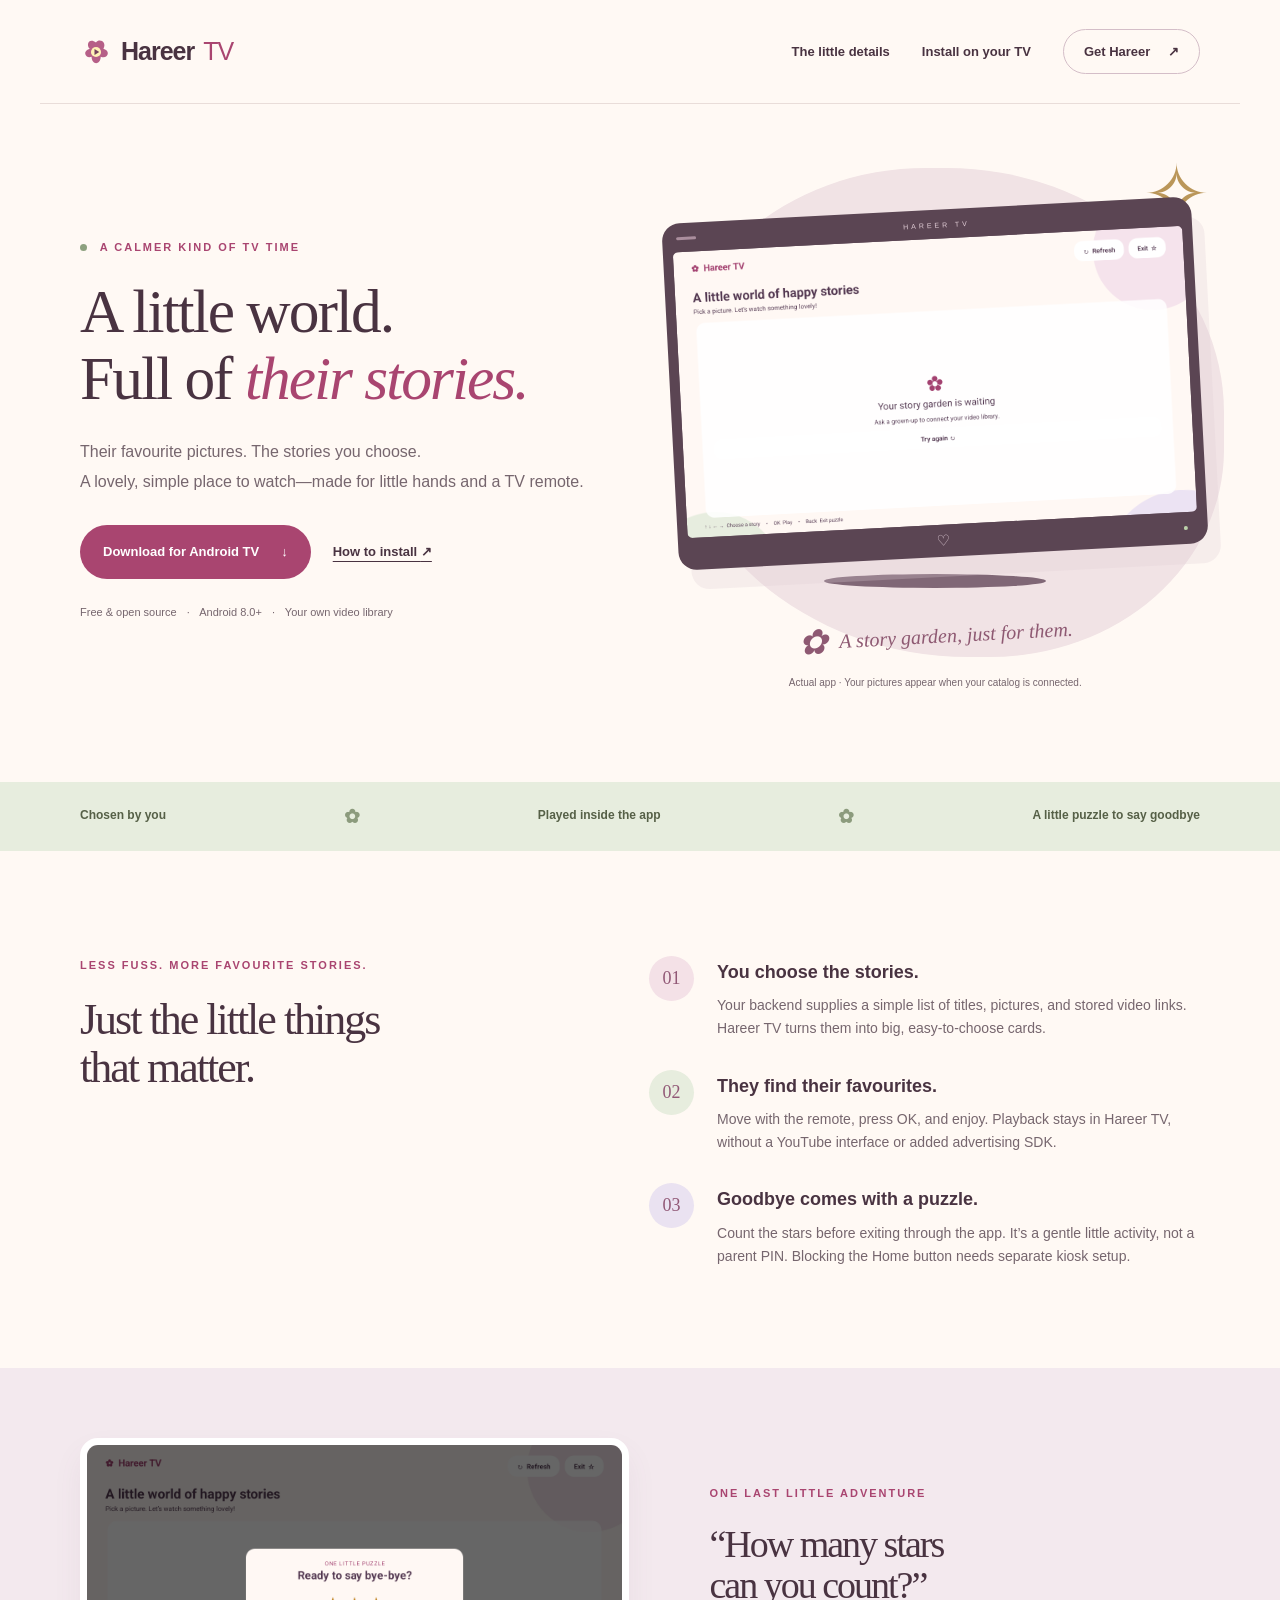
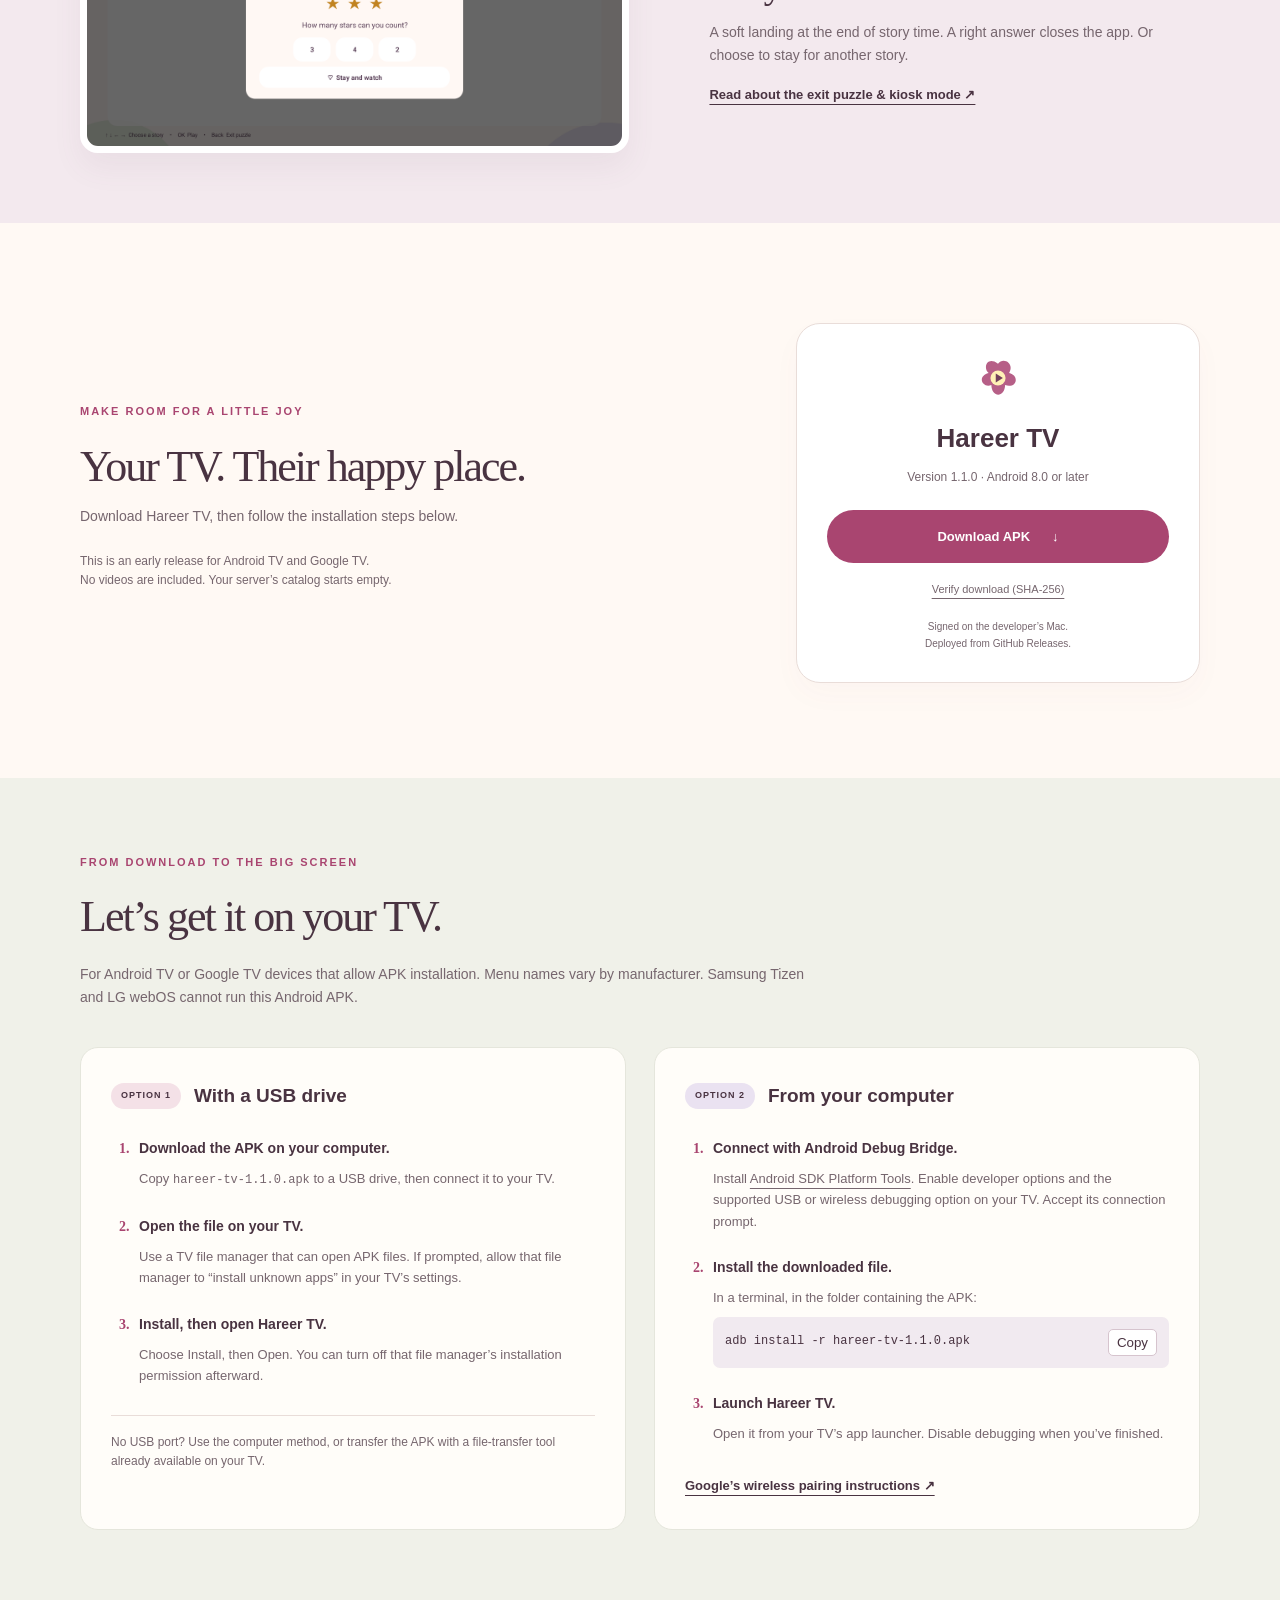
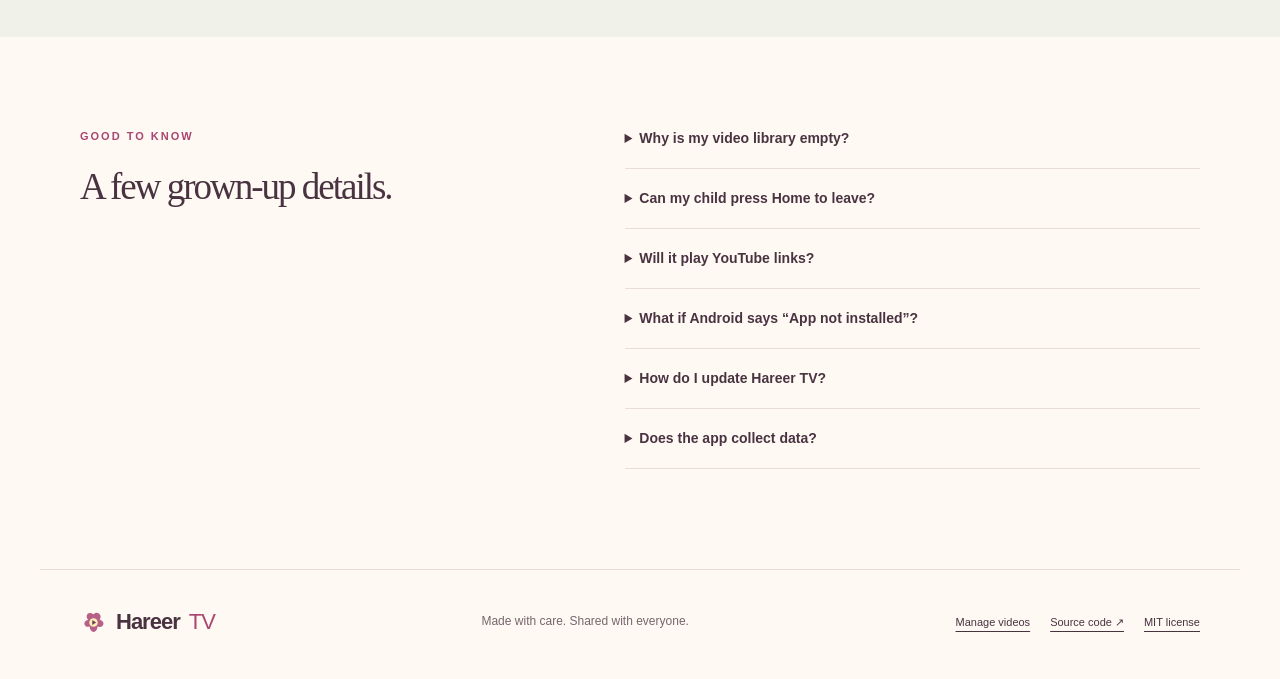
<file: site/index.html>
<!doctype html>
<html lang="en">
<head>
<meta charset="utf-8"><meta name="viewport" content="width=device-width,initial-scale=1">
<meta name="theme-color" content="#fff9f4">
<meta name="description" content="Hareer TV is a simple, open-source Android TV app for your family's hand-picked videos. Download the APK and learn how to install it on your TV.">
<title>Hareer TV — A little world of their own</title>
<link rel="icon" href="assets/flower.svg" type="image/svg+xml"><link rel="stylesheet" href="styles.css">
</head>
<body>
<a class="skip" href="#main">Skip to content</a>
<header class="wrap nav"><a href="#" class="brand"><img src="assets/flower.svg" width="32" height="32" alt="">Hareer <span>TV</span></a><nav aria-label="Main"><a href="#how-it-works">The little details</a><a href="#install">Install on your TV</a><a class="nav-download" href="#download">Get Hareer <span aria-hidden="true">↗</span></a></nav></header>
<main id="main">
<section class="hero wrap">
<div class="hero-copy"><p class="eyebrow"><span class="dot"></span> A calmer kind of TV time</p><h1>A little world.<br>Full of <em>their stories.</em></h1><p class="intro">Their favourite pictures. The stories you choose.<br>A lovely, simple place to watch—made for little hands and a TV remote.</p><div class="hero-actions"><a class="button primary" href="#download">Download for Android TV <span aria-hidden="true">↓</span></a><a class="text-link" href="#install">How to install <span aria-hidden="true">↗</span></a></div><p class="small-note">Free & open source <span>·</span> Android 8.0+ <span>·</span> Your own video library</p></div>
<div class="hero-art"><span class="orbit star" aria-hidden="true">✧</span><div class="tv"><div class="tv-top"><span></span><span>HAREER TV</span><span></span></div><img src="assets/home.png" width="1280" height="720" alt="Hareer TV’s pastel home screen, ready for your video library"><div class="tv-bottom"><span>♡</span><i></i></div></div><div class="tv-foot"></div><div class="art-note"><span aria-hidden="true">✿</span> A story garden, just for them.</div><p class="preview-note">Actual app · Your pictures appear when your catalog is connected.</p></div>
</section>
<div class="ribbon"><div class="wrap"><span>Chosen by you</span><span aria-hidden="true">✿</span><span>Played inside the app</span><span aria-hidden="true">✿</span><span>A little puzzle to say goodbye</span></div></div>
<section id="how-it-works" class="wrap details"><div class="section-heading"><p class="eyebrow">Less fuss. More favourite stories.</p><h2>Just the little things<br>that matter.</h2></div><div class="detail-list"><article><span class="number">01</span><div><h3>You choose the stories.</h3><p>Your backend supplies a simple list of titles, pictures, and stored video links. Hareer TV turns them into big, easy-to-choose cards.</p></div></article><article><span class="number mint">02</span><div><h3>They find their favourites.</h3><p>Move with the remote, press OK, and enjoy. Playback stays in Hareer TV, without a YouTube interface or added advertising SDK.</p></div></article><article><span class="number lavender">03</span><div><h3>Goodbye comes with a puzzle.</h3><p>Count the stars before exiting through the app. It’s a gentle little activity, not a parent PIN. Blocking the Home button needs separate kiosk setup.</p></div></article></div></section>
<section class="puzzle-section"><div class="wrap puzzle-grid"><div class="puzzle-picture"><img src="assets/exit-puzzle.png" width="1280" height="720" alt="The app asks how many stars are shown before letting a child exit" loading="lazy"></div><div><p class="eyebrow">One last little adventure</p><h2>“How many stars<br>can you count?”</h2><p>A soft landing at the end of story time. A right answer closes the app. Or choose to stay for another story.</p><a class="text-link" href="https://github.com/MohammaedAlani/hareer-tv/blob/main/docs/KIOSK.md">Read about the exit puzzle & kiosk mode ↗</a></div></div></section>
<section id="download" class="wrap download-section"><div><p class="eyebrow">Make room for a little joy</p><h2>Your TV. Their happy place.</h2><p>Download Hareer TV, then follow the installation steps below.</p><p class="download-note">This is an early release for Android TV and Google TV.<br>No videos are included. Your server’s catalog starts empty.</p></div><div class="download-card"><img src="assets/flower.svg" width="48" height="48" alt=""><h3>Hareer TV</h3><p>Version <span id="version">1.1.0</span> · Android 8.0 or later</p><a id="apk-download" class="button primary" href="/downloads/hareer-tv-1.1.0.apk">Download APK <span aria-hidden="true">↓</span></a><a class="checksum" href="/downloads/SHA256SUMS.txt">Verify download (SHA-256)</a><p class="file-note">Signed on the developer’s Mac.<br>Deployed from GitHub Releases.</p></div></section>
<section id="install" class="installation"><div class="wrap"><p class="eyebrow">From download to the big screen</p><h2>Let’s get it on your TV.</h2><p class="section-intro">For Android TV or Google TV devices that allow APK installation. Menu names vary by manufacturer. Samsung Tizen and LG webOS cannot run this Android APK.</p><div class="install-grid"><div class="install-steps"><h3><span class="pill">OPTION 1</span> With a USB drive</h3><ol><li><strong>Download the APK on your computer.</strong><p>Copy <code>hareer-tv-1.1.0.apk</code> to a USB drive, then connect it to your TV.</p></li><li><strong>Open the file on your TV.</strong><p>Use a TV file manager that can open APK files. If prompted, allow that file manager to “install unknown apps” in your TV’s settings.</p></li><li><strong>Install, then open Hareer TV.</strong><p>Choose Install, then Open. You can turn off that file manager’s installation permission afterward.</p></li></ol><p class="hint">No USB port? Use the computer method, or transfer the APK with a file-transfer tool already available on your TV.</p></div><div class="install-steps"><h3><span class="pill lavender">OPTION 2</span> From your computer</h3><ol><li><strong>Connect with Android Debug Bridge.</strong><p>Install <a href="https://developer.android.com/tools/releases/platform-tools">Android SDK Platform Tools</a>. Enable developer options and the supported USB or wireless debugging option on your TV. Accept its connection prompt.</p></li><li><strong>Install the downloaded file.</strong><p>In a terminal, in the folder containing the APK:</p><div class="code-block"><code id="install-command">adb install -r hareer-tv-1.1.0.apk</code><button type="button" data-copy="install-command" aria-label="Copy APK installation command">Copy</button></div></li><li><strong>Launch Hareer TV.</strong><p>Open it from your TV’s app launcher. Disable debugging when you’ve finished.</p></li></ol><a class="text-link" href="https://developer.android.com/tools/adb#connect-to-a-device-over-wi-fi">Google’s wireless pairing instructions ↗</a></div></div><p id="copy-status" role="status" aria-live="polite"></p></div></section>
<section class="wrap faq"><div><p class="eyebrow">Good to know</p><h2>A few grown-up details.</h2></div><div><details><summary>Why is my video library empty?</summary><p>The app reads <code>https://tv.nawaa.app/videos.json</code>. A grown-up needs to add titles, images, and video URLs to that backend. Videos are not bundled with the app. See the <a href="https://github.com/MohammaedAlani/hareer-tv/blob/main/docs/DEPLOYMENT.md">backend guide</a> to configure your own library.</p></details><details><summary>Can my child press Home to leave?</summary><p>Yes, unless you separately configure Android lock-task (kiosk) mode on a supported device. The puzzle only controls the app’s exit flow. See the <a href="https://github.com/MohammaedAlani/hareer-tv/blob/main/docs/KIOSK.md">kiosk guide</a>.</p></details><details><summary>Will it play YouTube links?</summary><p>The TV plays stored files. A grown-up can add permitted YouTube links on the admin page; the backend downloads them one at a time and stores them before they appear on the TV.</p></details><details><summary>What if Android says “App not installed”?</summary><p>Check that the device runs Android 8.0 or newer and permits sideloading. If you installed the earlier debug build, its signing key differs from this release: uninstall that test build first, then install this APK. Uninstalling removes local app data; a managed device may need administrator help.</p></details><details><summary>How do I update Hareer TV?</summary><p>From version 1.1.0, choose Update in the TV app, solve the puzzle, and approve the download. Allow Hareer TV to install apps if Android asks, then confirm installation. Older versions need one manual APK installation first.</p></details><details><summary>Does the app collect data?</summary><p>Hareer TV has no account system, analytics, or advertising SDK. Your catalog, image, and video servers receive requests when the app is used. This page loads no third-party analytics or fonts; downloading uses GitHub.</p></details></div></section>
</main>
<footer class="wrap"><a class="brand" href="#"><img src="assets/flower.svg" width="27" height="27" alt="">Hareer <span>TV</span></a><p>Made with care. Shared with everyone.</p><div><a href="/admin">Manage videos</a><a href="https://github.com/MohammaedAlani/hareer-tv">Source code ↗</a><a href="https://github.com/MohammaedAlani/hareer-tv/blob/main/LICENSE">MIT license</a></div></footer>
<script src="app.js" defer></script>
</body></html>
</file>
<file: site/styles.css>
:root{--cream:#fff9f4;--ink:#493341;--muted:#76666e;--rose:#a94570;--blush:#f4e1e7;--mint:#e7edde;--line:#e9ddd9}*{box-sizing:border-box}html{scroll-behavior:smooth;scroll-padding-top:25px}body{margin:0;background:var(--cream);color:var(--ink);font:16px/1.65 -apple-system,BlinkMacSystemFont,"Segoe UI",sans-serif}a{color:inherit;text-underline-offset:5px}a:hover{color:var(--rose)}button,a{-webkit-tap-highlight-color:transparent}a:focus-visible,button:focus-visible,summary:focus-visible{outline:3px solid var(--rose);outline-offset:6px}img{max-width:100%;height:auto}.wrap{max-width:1200px;margin:auto;padding-left:40px;padding-right:40px}.skip{position:absolute;left:20px;top:-100px;background:white;padding:12px;z-index:9}.skip:focus{top:10px}.nav{display:flex;justify-content:space-between;align-items:center;min-height:104px;border-bottom:1px solid var(--line)}.brand{display:inline-flex;align-items:center;gap:9px;font-size:25px;font-weight:750;text-decoration:none;letter-spacing:-1px}.brand span{font-weight:400;color:var(--rose)}nav{display:flex;gap:32px;align-items:center;font-size:13px;font-weight:600}nav a{text-decoration:none}.nav-download{border:1px solid #d4bec8;border-radius:40px;padding:11px 20px}.nav-download span{margin-left:14px}.hero{display:grid;grid-template-columns:1.03fr 1fr;gap:45px;align-items:center;min-height:640px;padding-top:64px;padding-bottom:80px}.eyebrow{text-transform:uppercase;letter-spacing:2px;font-size:11px;font-weight:750;color:var(--rose);margin:0 0 22px}.dot{display:inline-block;width:7px;height:7px;background:#8da17f;border-radius:50%;margin-right:8px}h1,h2{font-family:Georgia,"Times New Roman",serif;font-weight:400;line-height:1.09;letter-spacing:-2px;margin:0}h1{font-size:clamp(46px,4.8vw,66px)}h1 em{font-weight:400;color:var(--rose)}.intro{color:var(--muted);font-size:16px;line-height:1.9;margin:25px 0 28px}.hero-actions{display:flex;gap:22px;align-items:center;flex-wrap:wrap}.button{display:inline-flex;align-items:center;justify-content:center;gap:22px;padding:16px 23px;border-radius:40px;font-size:13px;font-weight:650;text-decoration:none;transition:transform .15s}.button:hover{transform:translateY(-2px)}.primary{background:var(--rose);color:#fff}.primary:hover{background:#91395e;color:#fff}.text-link{font-size:13px;font-weight:600}.small-note{font-size:11px;color:var(--muted);margin-top:24px}.small-note span{padding:0 7px}.hero-art{position:relative;padding-top:42px}.hero-art:before{content:"";position:absolute;z-index:-1;inset:0 -24px 45px 0;background:#f1e3e5;border-radius:48% 52% 44% 56%}.tv{background:#5b4553;border-radius:18px;padding:10px 10px 0;transform:rotate(-3deg);box-shadow:12px 20px 0 #ddc9d344}.tv-top{display:flex;justify-content:space-between;padding:0 4px 7px;font-size:7px;letter-spacing:3px;color:#e3cfd8;align-items:center}.tv-top span:first-child{height:3px;width:20px;background:#aa8e9d;border-radius:9px}.tv>img{display:block;border-radius:5px}.tv-bottom{height:32px;display:flex;align-items:center;justify-content:center;color:#decbd5;font-size:15px;position:relative}.tv-bottom i{height:4px;width:4px;border-radius:100%;background:#bcd1aa;position:absolute;right:10px}.tv-foot{width:42%;height:14px;background:#806776;border-radius:60%;margin:17px auto 0}.art-note{display:flex;justify-content:center;align-items:center;gap:12px;padding-top:28px;font:italic 20px Georgia,serif;color:#8e5972;transform:rotate(-3deg)}.art-note span{font-size:35px}.preview-note{font-size:10px;text-align:center;color:var(--muted);margin-top:18px}.star{position:absolute;right:-10px;top:-20px;font:80px Georgia;color:#ba9659}.ribbon{background:var(--mint);padding:19px 0;font-size:12px;color:#566047;font-weight:600}.ribbon>div{display:flex;justify-content:space-between;gap:15px;align-items:center}.ribbon span[aria-hidden]{font-size:19px;color:#8c9b7d}.details{display:grid;grid-template-columns:1fr 1.15fr;gap:90px;padding-top:105px;padding-bottom:100px}h2{font-size:44px}.detail-list article{display:flex;gap:23px;margin-bottom:29px}.detail-list article:last-child{margin:0}.number{flex:0 0 45px;height:45px;display:grid;place-items:center;background:var(--blush);border-radius:50%;font:18px Georgia;color:#915876}.mint{background:var(--mint)}.lavender{background:#eae2f1!important}h3{font-size:18px;line-height:1.3;margin:5px 0 10px;font-weight:650}.detail-list p{margin:0;font-size:14px;color:var(--muted)}.puzzle-section{background:#f3e9ee;padding:70px 0}.puzzle-grid{display:grid;grid-template-columns:1.12fr 1fr;gap:80px;align-items:center}.puzzle-picture img{display:block;border:7px solid #fff;border-radius:18px;box-shadow:0 15px 30px #71566c12}.puzzle-grid p:not(.eyebrow){font-size:14px;color:var(--muted)}.puzzle-grid h2{font-size:38px}.download-section{padding-top:100px;padding-bottom:95px;display:grid;grid-template-columns:1.2fr .8fr;gap:110px;align-items:center}.download-section p{color:var(--muted);font-size:14px}.download-section .eyebrow{color:var(--rose);font-size:11px}.download-section .download-note{font-size:12px;margin-top:24px}.download-card{border:1px solid var(--line);border-radius:24px;background:white;padding:30px;text-align:center;box-shadow:0 12px 30px #8c587007}.download-card h3{font-size:26px;margin-top:12px}.download-card p{font-size:12px}.download-card .button{display:flex;margin:22px 0 12px}.checksum{font-size:11px;color:var(--muted)}.download-card .file-note{font-size:10px;margin:16px 0 0;line-height:1.7}.installation{background:#f0f1e9;padding:75px 0}.section-intro{max-width:730px;font-size:14px;color:var(--muted);margin:22px 0 38px}.install-grid{display:grid;grid-template-columns:1fr 1fr;gap:28px}.install-steps{background:#fffdf9;border:1px solid #e5e6dc;border-radius:18px;padding:30px}.install-steps h3{display:flex;gap:13px;align-items:center;font-size:19px}.pill{font-size:9px;letter-spacing:1px;padding:7px 10px;background:var(--blush);border-radius:15px;white-space:nowrap}.install-steps ol{padding-left:22px;margin:28px 0}.install-steps li{padding-left:6px;margin-bottom:24px;font-size:14px}.install-steps li::marker{color:var(--rose);font-family:Georgia;font-weight:bold}.install-steps p{font-size:13px;color:var(--muted);margin:8px 0}.install-steps strong{font-size:14px}.install-steps .hint{font-size:12px;border-top:1px solid var(--line);padding-top:17px}.code-block{display:flex;align-items:center;justify-content:space-between;background:#f1eaf0;border-radius:7px;padding:12px;gap:6px;flex-wrap:wrap}code{font-size:12px;overflow-wrap:anywhere}.code-block button{border:1px solid #d6c4ce;padding:5px 8px;background:white;color:var(--ink);border-radius:5px;cursor:pointer}#copy-status{font-size:12px;min-height:20px;margin-bottom:0}.faq{display:grid;grid-template-columns:1fr 1.2fr;gap:65px;padding-top:90px;padding-bottom:100px}.faq h2{font-size:37px}details{border-bottom:1px solid var(--line);padding:18px 0}details:first-child{padding-top:0}summary{cursor:pointer;font-weight:600;font-size:14px;padding-right:12px}details p{font-size:13px;color:var(--muted);margin:16px 0 0}footer{display:flex;justify-content:space-between;gap:20px;align-items:center;border-top:1px solid var(--line);padding-top:30px;padding-bottom:35px}footer .brand{font-size:22px}footer p{font-size:12px;color:var(--muted)}footer>div{display:flex;gap:20px;font-size:11px}@media(min-width:1500px){.hero{min-height:680px}}@media(max-width:1000px){.hero{gap:30px}.wrap{padding-left:28px;padding-right:28px}.hero-art:before{right:0}.details,.puzzle-grid,.download-section,.faq{gap:42px}.hero-actions{gap:15px}.button{padding:15px 20px;font-size:12px}nav{gap:20px}.hero .intro br{display:none}}@media(max-width:760px){.nav{min-height:80px}.nav nav>a:first-child{display:none}nav{gap:15px;font-size:11px}.nav-download{padding:9px 12px}.brand{font-size:23px}.hero{grid-template-columns:1fr;padding-top:47px;padding-bottom:46px;gap:40px}.hero-copy{max-width:540px}.hero h1{font-size:54px}.hero-art{max-width:520px;width:100%;margin:auto;padding:20px 12px 0}.star{right:5px;top:-20px;font-size:55px}.hero-art:before{inset:0 0 45px}.ribbon>div{gap:12px;justify-content:center;flex-wrap:wrap;font-size:10px}.ribbon span[aria-hidden]{font-size:13px}.details,.puzzle-grid,.download-section,.faq{grid-template-columns:1fr}.details{padding-top:62px;padding-bottom:60px;gap:35px}.section-heading h2 br{display:none}h2{font-size:38px}.puzzle-section{padding:45px 0}.puzzle-grid{gap:30px}.puzzle-picture{order:2}.download-section{padding-top:60px;padding-bottom:60px;gap:30px}.download-card{max-width:420px;width:100%}.installation{padding:55px 0}.install-grid{grid-template-columns:1fr}.install-steps{padding:23px}.faq{padding-top:60px;padding-bottom:60px;gap:32px}footer{flex-wrap:wrap;gap:12px}footer p{order:3;width:100%;margin:0}.eyebrow{margin-bottom:17px}}@media(max-width:390px){.wrap{padding-left:20px;padding-right:20px}.nav nav>a:nth-child(2){display:none}.hero h1{font-size:46px}.hero-actions{align-items:flex-start;flex-direction:column}.ribbon span[aria-hidden]{display:none}.ribbon>div{gap:9px}h2,.faq h2{font-size:34px}.install-steps h3{font-size:16px}}@media(prefers-reduced-motion:reduce){html{scroll-behavior:auto}*,*:before,*:after{transition:none!important}}
</file>
